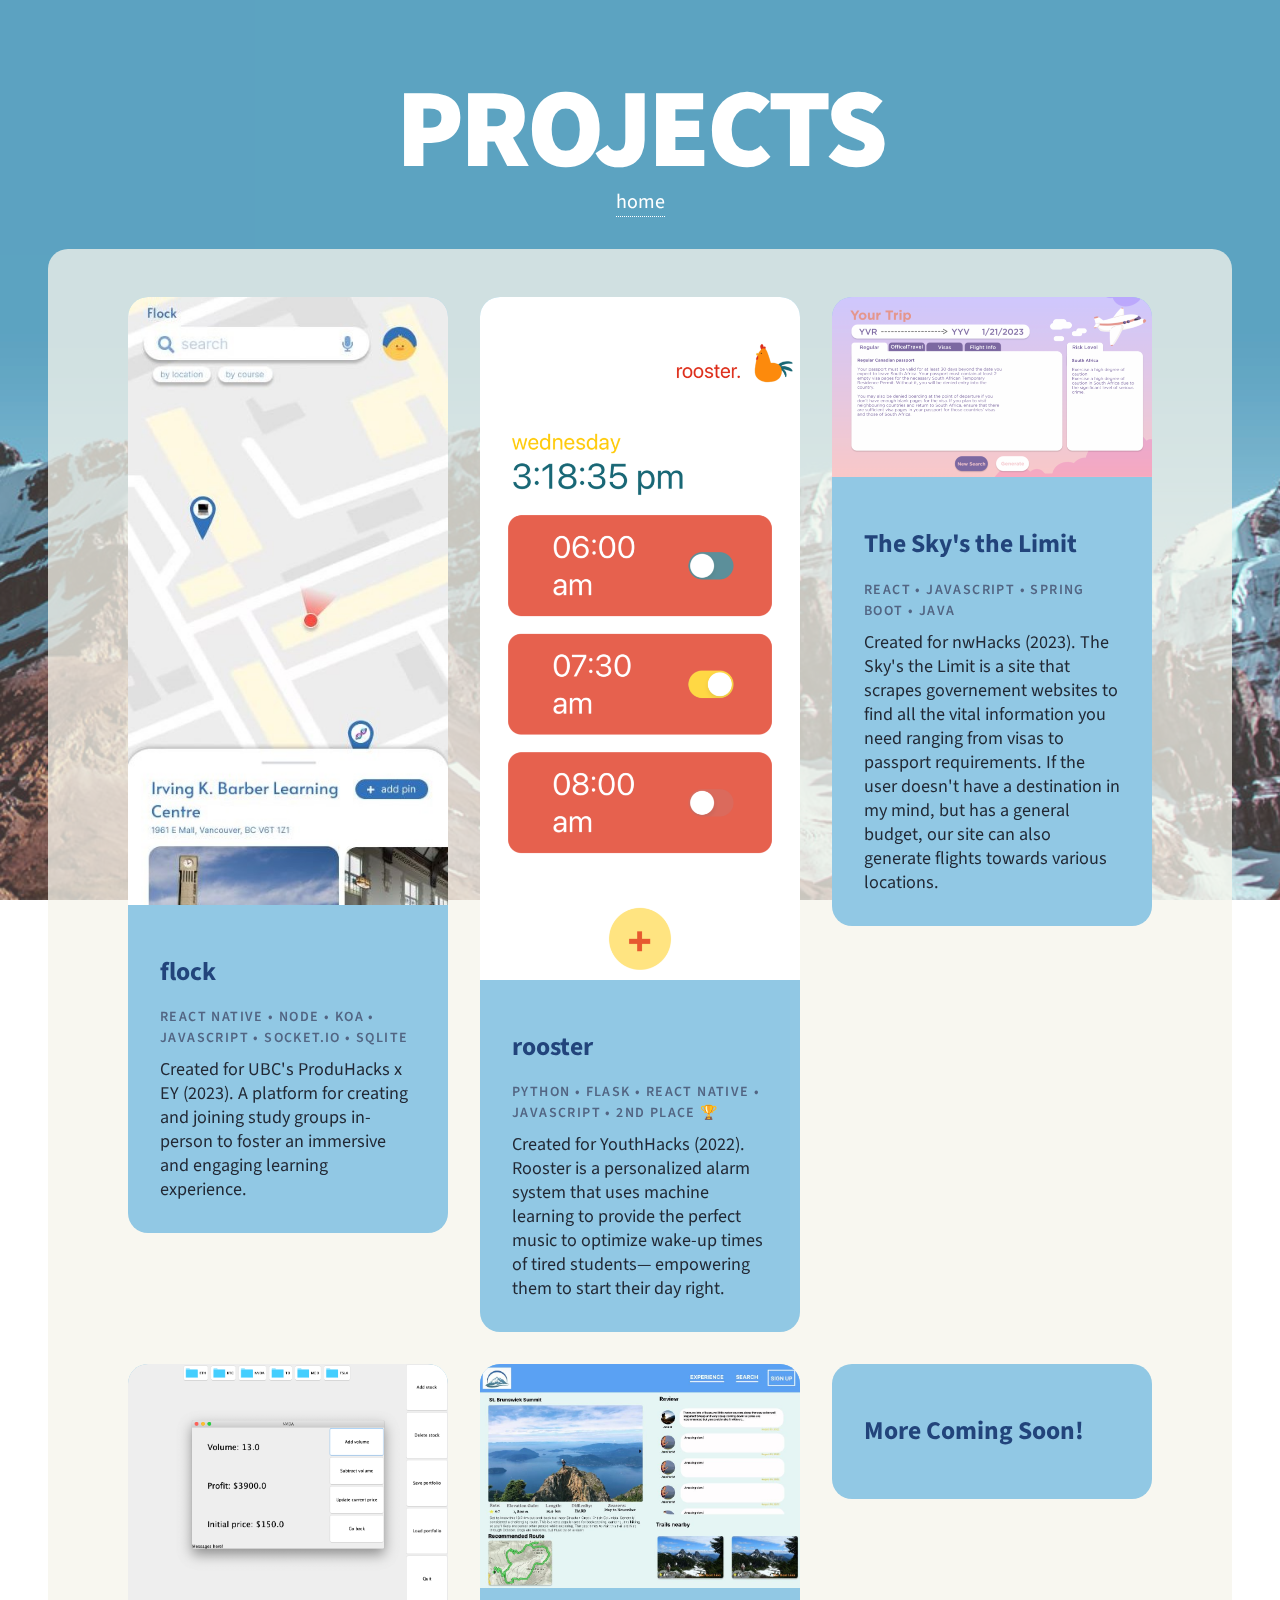
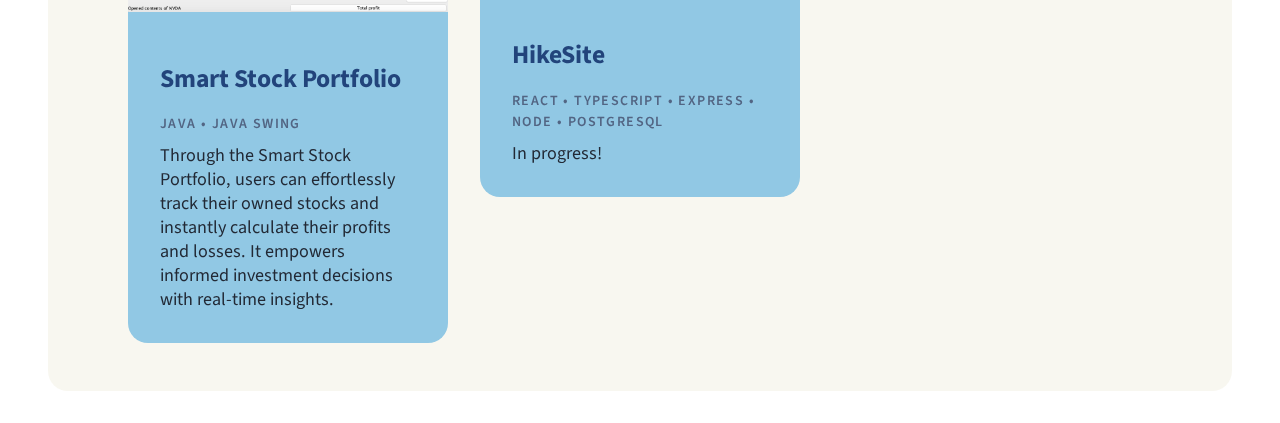
<file: projects.html>
<!DOCTYPE html>
<html>
  <head>
    <title>Projects | Gordon Chieng</title>
    <meta charset="utf-8" />
    <meta
      name="viewport"
      content="width=device-width, initial-scale=1, user-scalable=no"
    />
    <link rel="stylesheet" href="assets/css/projects.css" />
    <link
      rel="shortcut icon"
      type="image/png"
      href="assets/css/images/favicon.png"
    />
  </head>

  <body>
    <div id="bg"></div>
    <header id="header">
      <h1>PROJECTS</h1>
      <a href="https://gordoc.github.io/" class="return-home">home</a>
    </header>
    <div class="site-container">
      <div class="article-container">
        <!-- Project 1 -->
        <a href="https://github.com/GordoC/flock" target="_blank" class="article-card">
          <figure class="article-image">
            <img
              src="assets/css/images/flock.JPG"
              alt="flock"
            />
          </figure>
          <div class="article-content">
            <h3 class="card-title">flock</h3>
            <p class="card-category">React Native &bull; Node &bull; Koa &bull; JavaScript &bull; Socket.IO &bull; SQLite</p>
            <p class="card-excerpt">
              Created for UBC's ProduHacks x EY (2023). A platform for creating and joining study groups in-person to foster an immersive and engaging learning experience.
            </p>
          </div>
        </a>
        <!-- Project 2 -->
        <a href="https://devpost.com/software/rooster-45y9sc" target="_blank" class="article-card">
          <figure class="article-image">
            <img
              src="assets/css/images/rooster.jpg"
              alt="rooster"
            />
          </figure>
          <div class="article-content">
            <h3 class="card-title">rooster</h3>
            <p class="card-category">Python &bull; Flask &bull; React Native &bull; JavaScript &bull; 2nd Place 🏆</i></p>
            <p class="card-excerpt">
              Created for YouthHacks (2022). Rooster is a personalized alarm system that uses machine learning to provide the perfect music to optimize wake-up times of tired students— empowering them to start their day right.
            </p>
          </div>
        </a>
        <!-- Project 3 -->
        <a href="https://devpost.com/software/the-sky-s-the-limit-cufewx" target="_blank" class="article-card">
          <figure class="article-image">
            <img
              src="assets/css/images/skysthelimit.png"
              alt="The Sky's the Limit"
            />
          </figure>
          <div class="article-content">
            <h3 class="card-title">The Sky's the Limit</h3>
            <p class="card-category">React &bull; JavaScript &bull; Spring Boot &bull; Java</p>
            <p class="card-excerpt">
              Created for nwHacks (2023). The Sky's the Limit is a site that scrapes governement websites to find all the vital information you need ranging from visas to passport requirements. If the user doesn't have a destination in my mind, but has a general budget, our site can also generate flights towards various locations.
            </p>
          </div>
        </a>
        <!-- Project 4 -->
        <a href="https://github.com/GordoC/SmartStockPortfolio" target="_blank" class="article-card">
          <figure class="article-image">
            <img
              src="assets/css/images/smartstockportfolio.jpg"
              alt="Smart Stock Portfolio"
            />
          </figure>
          <div class="article-content">
            <h3 class="card-title">Smart Stock Portfolio</h3>
            <p class="card-category">Java &bull; Java Swing</p>
            <p class="card-excerpt">
              Through the Smart Stock Portfolio, users can effortlessly track their owned stocks and instantly calculate their profits and losses. It empowers informed investment decisions with real-time insights.
            </p>
          </div>
        </a>
        <!-- Project 5 -->
        <a href="https://github.com/GordoC/temporary_project_name" target="_blank" class="article-card">
          <figure class="article-image">
            <img
              src="assets/css/images/hikeSite.jpg"
              alt="Smart Stock Portfolio"
            />
          </figure>
          <div class="article-content">
            <h3 class="card-title">HikeSite</h3>
            <p class="card-category">React &bull; TypeScript &bull; Express &bull; Node &bull; PostgreSQL</p>
            <p class="card-excerpt">
              In progress!
            </p>
          </div>
        </a>
        <!-- More Coming Soon! -->
        <a class="article-card"><figure class="article-image"></figure><div class="article-content"><h3 class="card-title">More Coming Soon!</h3></div></a>
      </div>
    </div>
  </body>
</html>
</file>
<file: assets/css/projects.css>
@import url("https://fonts.googleapis.com/css?family=Source+Sans+Pro:300,900");
@import url("fontawesome-all.min.css");

body {
  font-family: 'Source Sans Pro', sans-serif;
  font-size: 100%;
  font-size: 16px;
  line-height: 1.5;
  -webkit-font-smoothing: antialiased;
  -moz-osx-font-smoothing: grayscale;
}
header {
    text-align: center;
    color: #fff;
    top: -1em;
}
    #header h1 {
        font-size: 7em;
        font-weight: 900;
        letter-spacing: -0.035em;
        line-height: 1em;
        margin-bottom: 0px;
    }
    #header a {
        font-size: 1.25em;
        border-bottom: dotted 1px;
        color: inherit;
        outline: 0;
        text-decoration: none;
    }
        #header a:hover {
            border-color: transparent;
        }
.site-container {
  margin: 2rem auto;
  max-width: calc(100% - 80px);
}
.article-container {
  display: grid;
  padding: 3rem;
  padding-left: 5rem;
  padding-right: 5rem;
  grid-template-columns: repeat(auto-fill, minmax(300px, 1fr));
  gap: 2rem;
  background: #f6f4ebc0;
  border-radius: 20px;
}
.article-image {
  margin: 0;
  padding: 0;
  overflow: hidden;
}
.article-image img {
  max-width: 100%;
  height: auto;
  display: block;
  margin-left: auto;
  margin-right: auto;
  width: 100%;
  border-radius: 20px 20px 0 0;
}
.article-card {
  align-self: start;
  background: #91C8E4;
  border-radius: 20px;
  transition: 0.3s;
  text-decoration: none;
}
.article-card:hover {
  box-shadow: 0 4px 20px 0 rgba(34, 68, 123, 0.2);
  cursor: pointer;
}
.article-content {
  padding: 2rem;
}
.article-content .card-title {
  margin: 1rem 0;
  color: #22447b;
  font-size: 1.6rem;
}
.article-content .card-category {
    font-size: 0.875rem;
    text-transform: uppercase;
    letter-spacing: 0.1em;
    font-weight: 600;
    color: #526583;
    display: block;
    text-decoration: none;
    margin: 0.5rem 0;
  }
.article-content .card-excerpt {
  font-size: 1.13rem;
  line-height: 1.5rem;
  color: #222935;
  margin: 0;
}

#bg {
  -moz-animation: bg 60s linear infinite;
  -webkit-animation: bg 60s linear infinite;
  -ms-animation: bg 60s linear infinite;
  animation: bg 60s linear infinite;
  -moz-backface-visibility: hidden;
  -webkit-backface-visibility: hidden;
  -ms-backface-visibility: hidden;
  backface-visibility: hidden;
  -moz-transform: translate3d(0, 0, 0);
  -webkit-transform: translate3d(0, 0, 0);
  -ms-transform: translate3d(0, 0, 0);
  transform: translate3d(0, 0, 0);
  /* Set your background with this */

  background: #348cb2 url("images/bg.jpg") bottom left;
  background-repeat: repeat-x;
  height: 100%;
  left: 0;
  opacity: 0.8;
  position: fixed;
  top: 0;
  z-index: -1
}

@-moz-keyframes bg {
  0% {
    -moz-transform: translate3d(0, 0, 0);
    -webkit-transform: translate3d(0, 0, 0);
    -ms-transform: translate3d(0, 0, 0);
    transform: translate3d(0, 0, 0);
  }

  100% {
    -moz-transform: translate3d(-2250px, 0, 0);
    -webkit-transform: translate3d(-2250px, 0, 0);
    -ms-transform: translate3d(-2250px, 0, 0);
    transform: translate3d(-2250px, 0, 0);
  }
}

@-webkit-keyframes bg {
  0% {
    -moz-transform: translate3d(0, 0, 0);
    -webkit-transform: translate3d(0, 0, 0);
    -ms-transform: translate3d(0, 0, 0);
    transform: translate3d(0, 0, 0);
  }

  100% {
    -moz-transform: translate3d(-2250px, 0, 0);
    -webkit-transform: translate3d(-2250px, 0, 0);
    -ms-transform: translate3d(-2250px, 0, 0);
    transform: translate3d(-2250px, 0, 0);
  }
}

@-ms-keyframes bg {
  0% {
    -moz-transform: translate3d(0, 0, 0);
    -webkit-transform: translate3d(0, 0, 0);
    -ms-transform: translate3d(0, 0, 0);
    transform: translate3d(0, 0, 0);
  }

  100% {
    -moz-transform: translate3d(-2250px, 0, 0);
    -webkit-transform: translate3d(-2250px, 0, 0);
    -ms-transform: translate3d(-2250px, 0, 0);
    transform: translate3d(-2250px, 0, 0);
  }
}

@keyframes bg {
  0% {
    -moz-transform: translate3d(0, 0, 0);
    -webkit-transform: translate3d(0, 0, 0);
    -ms-transform: translate3d(0, 0, 0);
    transform: translate3d(0, 0, 0);
  }

  100% {
    -moz-transform: translate3d(-2250px, 0, 0);
    -webkit-transform: translate3d(-2250px, 0, 0);
    -ms-transform: translate3d(-2250px, 0, 0);
    transform: translate3d(-2250px, 0, 0);
  }
}

#bg {
  background-size: 2250px auto;
  width: 6750px;
}
</file>
